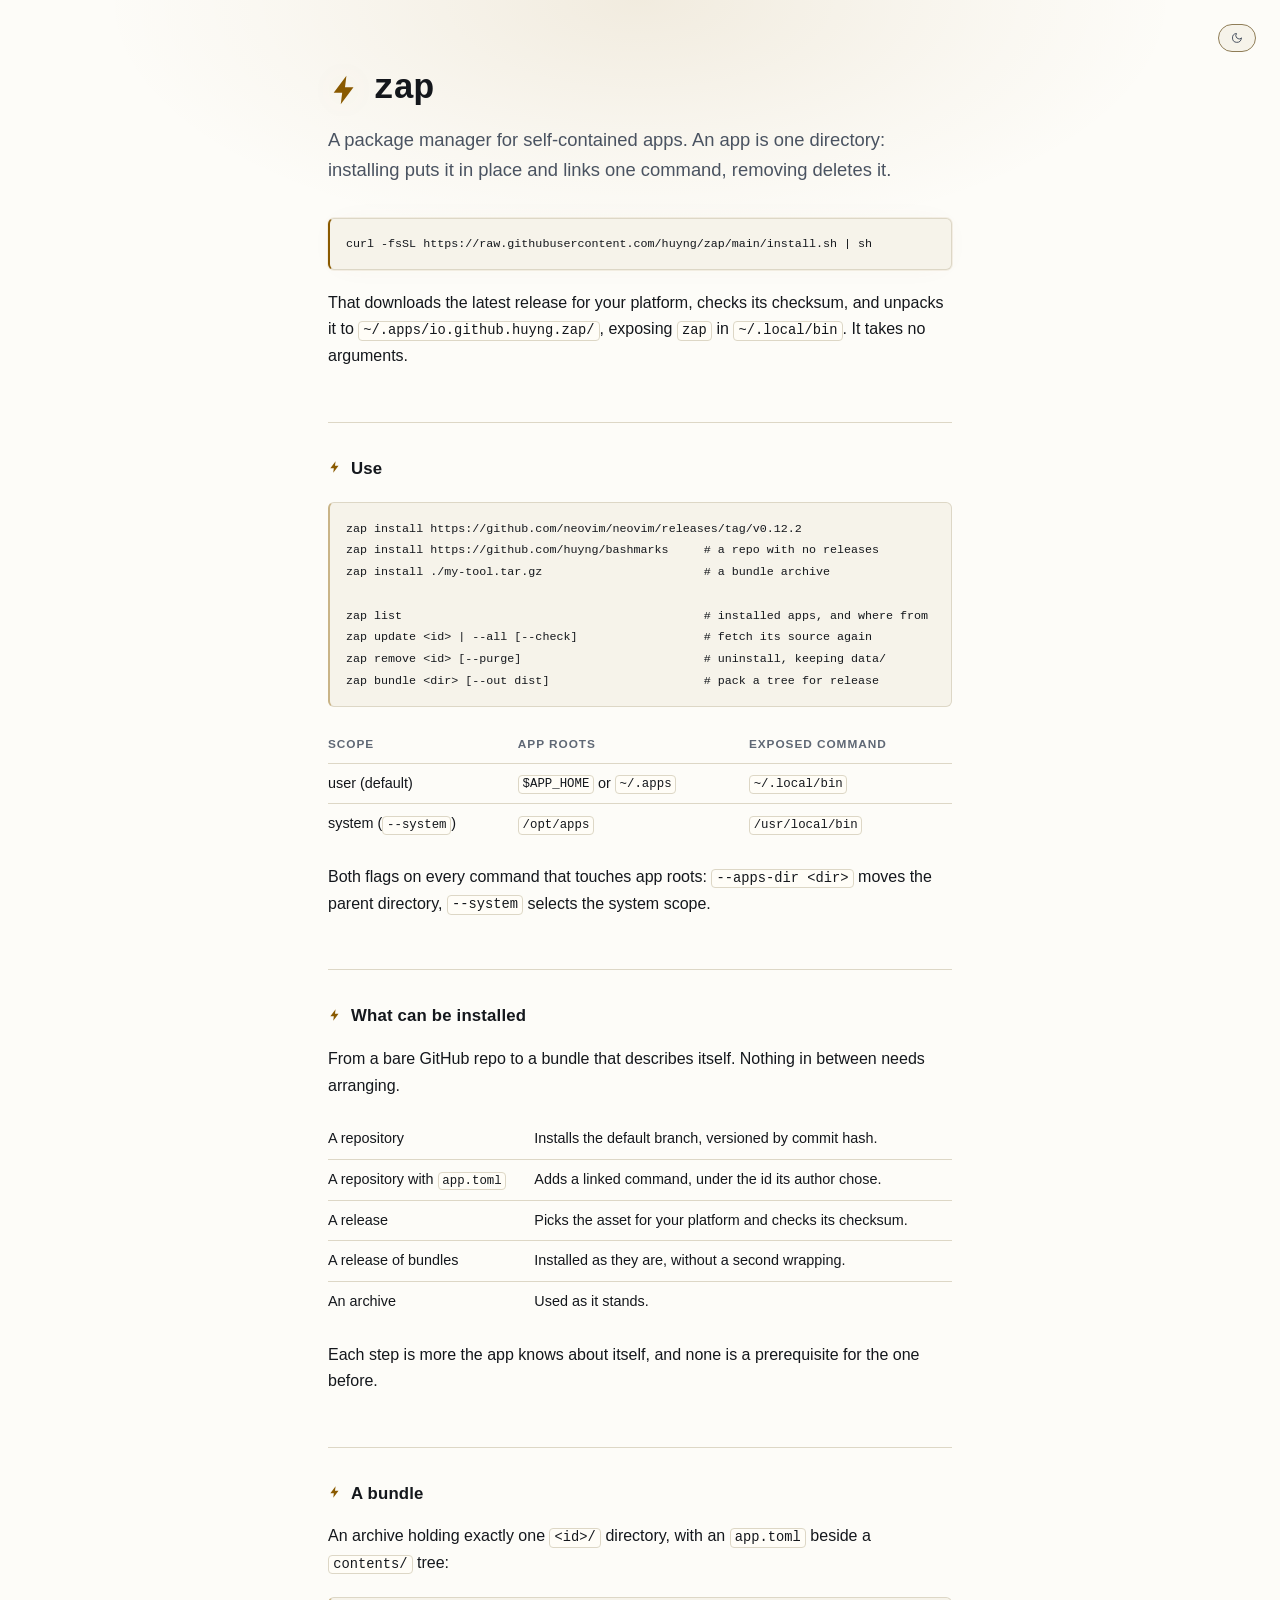
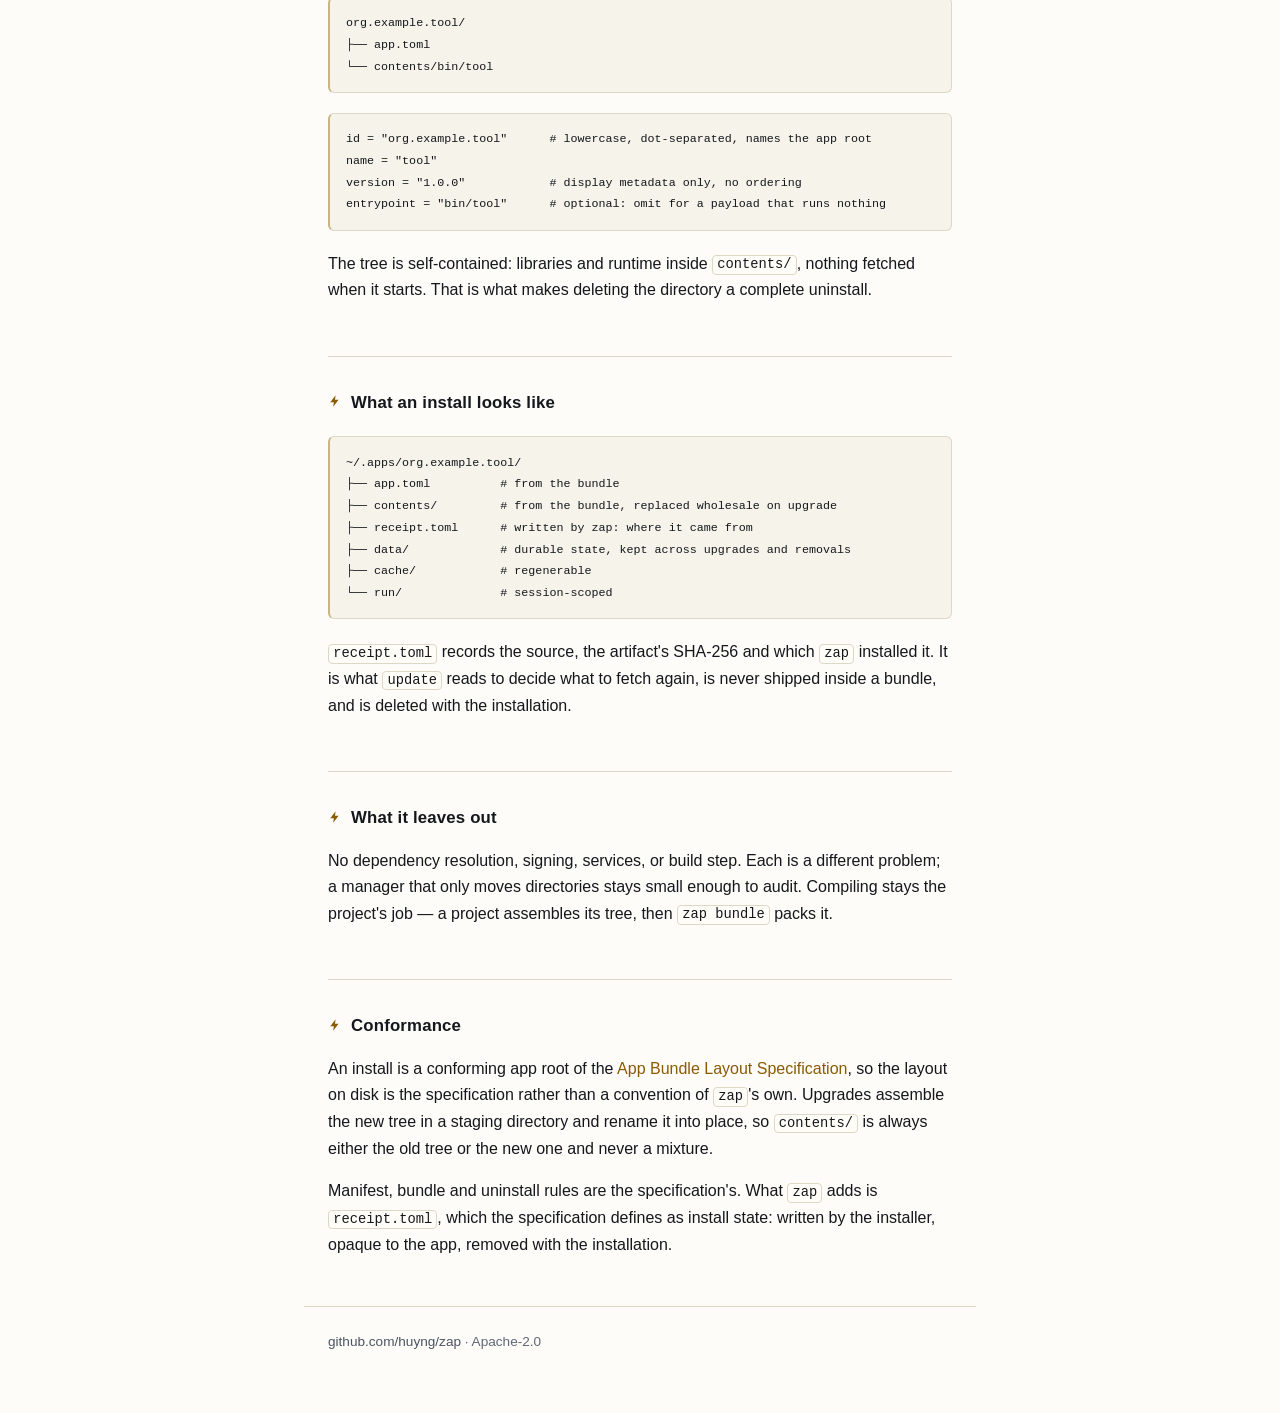
<file: docs/index.html>
<!doctype html>
<html lang="en">
<head>
<meta charset="utf-8">
<meta name="viewport" content="width=device-width, initial-scale=1">
<title>zap - a package manager for self-contained apps</title>
<meta name="description" content="zap installs self-contained apps: one directory per app, one linked command, no install scripts.">
<meta name="theme-color" content="#07090f" id="theme-color">
<link rel="icon" href="favicon.svg" type="image/svg+xml">
<link rel="icon" href="favicon-32.png" sizes="32x32" type="image/png">
<link rel="apple-touch-icon" href="apple-touch-icon.png">
<link rel="stylesheet" href="style.css">
<script>
	// Runs before first paint: a stored choice wins, otherwise follow the system
	// setting. Kept inline and tiny so the theme is right on the first frame.
	(function () {
		var stored = null;
		try {
			stored = localStorage.getItem("zap-theme");
		} catch (e) {
			// Storage can be blocked; the system setting still works.
		}
		var theme = stored;
		if (theme !== "dark" && theme !== "light") {
			theme = window.matchMedia("(prefers-color-scheme: light)").matches
				? "light"
				: "dark";
		}
		document.documentElement.dataset.theme = theme;
		var meta = document.getElementById("theme-color");
		if (meta) {
			meta.setAttribute("content", theme === "light" ? "#fdfcf8" : "#07090f");
		}
	})();
</script>
</head>
<body>

<button class="theme-toggle" type="button" aria-label="Switch theme">
		<svg class="icon-dark" viewBox="0 0 24 24" fill="none" stroke="currentColor"
			stroke-width="2" stroke-linecap="round" aria-hidden="true">
			<circle cx="12" cy="12" r="4"></circle>
			<path d="M12 2v2M12 20v2M2 12h2M20 12h2M4.9 4.9l1.4 1.4M17.7 17.7l1.4 1.4M19.1 4.9l-1.4 1.4M6.3 17.7l-1.4 1.4"></path>
		</svg>
		<svg class="icon-light" viewBox="0 0 24 24" fill="none" stroke="currentColor"
			stroke-width="2" stroke-linecap="round" stroke-linejoin="round" aria-hidden="true">
			<path d="M21 12.8A9 9 0 1 1 11.2 3a7 7 0 0 0 9.8 9.8z"></path>
		</svg>
	</button>

<main>

	<div class="mark">
		<svg width="34" height="34" viewBox="0 0 24 24" fill="currentColor" aria-hidden="true">
			<path d="M13 2 4 14h6l-1 8 9-12h-6l1-8z"/>
		</svg>
		<h1>zap</h1>
	</div>

	<p class="lede">A package manager for self-contained apps. An app is one
	directory: installing puts it in place and links one command, removing deletes
	it.</p>

<pre class="install"><code>curl -fsSL https://raw.githubusercontent.com/huyng/zap/main/install.sh | sh</code></pre>

	<p>That downloads the latest release for your platform, checks its checksum,
	and unpacks it to <code>~/.apps/io.github.huyng.zap/</code>, exposing
	<code>zap</code> in <code>~/.local/bin</code>. It takes no arguments.</p>

	<h2>Use</h2>

<pre><code>zap install https://github.com/neovim/neovim/releases/tag/v0.12.2
zap install https://github.com/huyng/bashmarks     # a repo with no releases
zap install ./my-tool.tar.gz                       # a bundle archive

zap list                                           # installed apps, and where from
zap update &lt;id&gt; | --all [--check]                  # fetch its source again
zap remove &lt;id&gt; [--purge]                          # uninstall, keeping data/
zap bundle &lt;dir&gt; [--out dist]                      # pack a tree for release</code></pre>

	<table>
		<tr><th>Scope</th><th>App roots</th><th>Exposed command</th></tr>
		<tr><td>user (default)</td>
			<td><code>$APP_HOME</code> or <code>~/.apps</code></td>
			<td><code>~/.local/bin</code></td></tr>
		<tr><td>system (<code>--system</code>)</td>
			<td><code>/opt/apps</code></td>
			<td><code>/usr/local/bin</code></td></tr>
	</table>

	<p>Both flags on every command that touches app roots:
	<code>--apps-dir &lt;dir&gt;</code> moves the parent directory,
	<code>--system</code> selects the system scope.</p>

	<h2>What can be installed</h2>

	<p>From a bare GitHub repo to a bundle that describes itself. Nothing in
	between needs arranging.</p>

	<table>
		<tr>
			<td>A repository</td>
			<td>Installs the default branch, versioned by commit hash.</td>
		</tr>
		<tr>
			<td>A repository with <code>app.toml</code></td>
			<td>Adds a linked command, under the id its author chose.</td>
		</tr>
		<tr>
			<td>A release</td>
			<td>Picks the asset for your platform and checks its checksum.</td>
		</tr>
		<tr>
			<td>A release of bundles</td>
			<td>Installed as they are, without a second wrapping.</td>
		</tr>
		<tr>
			<td>An archive</td>
			<td>Used as it stands.</td>
		</tr>
	</table>

	<p>Each step is more the app knows about itself, and none is a prerequisite
	for the one before.</p>

	<h2>A bundle</h2>

	<p>An archive holding exactly one <code>&lt;id&gt;/</code> directory, with an
	<code>app.toml</code> beside a <code>contents/</code> tree:</p>

<pre><code>org.example.tool/
├── app.toml
└── contents/bin/tool</code></pre>

<pre><code>id = "org.example.tool"      # lowercase, dot-separated, names the app root
name = "tool"
version = "1.0.0"            # display metadata only, no ordering
entrypoint = "bin/tool"      # optional: omit for a payload that runs nothing</code></pre>

	<p>The tree is self-contained: libraries and runtime inside
	<code>contents/</code>, nothing fetched when it starts. That is what makes
	deleting the directory a complete uninstall.</p>

	<h2>What an install looks like</h2>

<pre><code>~/.apps/org.example.tool/
├── app.toml          # from the bundle
├── contents/         # from the bundle, replaced wholesale on upgrade
├── receipt.toml      # written by zap: where it came from
├── data/             # durable state, kept across upgrades and removals
├── cache/            # regenerable
└── run/              # session-scoped</code></pre>

	<p><code>receipt.toml</code> records the source, the artifact's SHA-256 and
	which <code>zap</code> installed it. It is what <code>update</code> reads to
	decide what to fetch again, is never shipped inside a bundle, and is deleted
	with the installation.</p>

	<h2>What it leaves out</h2>

	<p>No dependency resolution, signing, services, or build step. Each is a
	different problem; a manager that only moves directories stays small enough to
	audit. Compiling stays the project's job — a project assembles its tree, then
	<code>zap bundle</code> packs it.</p>

	<h2>Conformance</h2>

	<p>An install is a conforming app root of the
	<a href="https://github.com/huyng/app-bundle-spec">App Bundle Layout
	Specification</a>, so the layout on disk is the specification rather than a
	convention of <code>zap</code>'s own. Upgrades assemble the new tree in a
	staging directory and rename it into place, so <code>contents/</code> is always
	either the old tree or the new one and never a mixture.</p>

	<p>Manifest, bundle and uninstall rules are the specification's. What
	<code>zap</code> adds is <code>receipt.toml</code>, which the specification
	defines as install state: written by the installer, opaque to the app, removed
	with the installation.</p>

</main>

<footer>
	<p><a href="https://github.com/huyng/zap">github.com/huyng/zap</a> ·
	Apache-2.0</p>
</footer>

<script>
	(function () {
		var root = document.documentElement;
		var button = document.querySelector(".theme-toggle");

		function label() {
			// The button is labelled by what pressing it will do.
			button.setAttribute(
				"aria-label",
				root.dataset.theme === "dark"
					? "Switch to the light theme"
					: "Switch to the dark theme"
			);
		}

		button.addEventListener("click", function () {
			var next = root.dataset.theme === "dark" ? "light" : "dark";
			root.dataset.theme = next;
			try {
				localStorage.setItem("zap-theme", next);
			} catch (e) {
				// A blocked storage still lets the choice apply to this page.
			}
			var meta = document.getElementById("theme-color");
			if (meta) {
				meta.setAttribute("content", next === "light" ? "#fdfcf8" : "#07090f");
			}
			label();
		});

		label();
	})();
</script>

</body>
</html>
</file>
<file: docs/style.css>
/* zap documentation. One page, one stylesheet, two palettes.
 *
 * Lightning at night is the default: a near-black sky and a yellow bolt. The
 * light palette is daylight lightning instead: the same shapes on warm paper,
 * with an amber bolt dark enough to read as text.
 *
 * data-theme on <html> picks the palette, and one block per palette keeps the
 * two from drifting apart. The inline script in the page head sets it before
 * first paint: the stored choice if there is one, otherwise the system setting.
 * So there is no flash, and with scripting off the page is simply dark, which is
 * the default anyway.
 */

:root,
:root[data-theme="dark"] {
	color-scheme: dark;

	--bg: #07090f;
	--panel: #0d1117;
	--raised: #12161f;
	--ink: #e9eef7;
	--muted: #93a1b5;
	--faint: #7c8794;
	--rule: #1d232e;
	--bolt: #ffd60a;
	--bolt-dim: #8a7410;
	--edge: #5a677d;
	--glow: rgba(255, 214, 10, 0.09);
	--glow-soft: rgba(255, 214, 10, 0.02);
	--shadow: rgba(255, 214, 10, 0.06);
	--on-bolt: #0a0c10;
}

:root[data-theme="light"] {
	color-scheme: light;

	--bg: #fdfcf8;
	--panel: #f6f3ea;
	--raised: #fffdf7;
	--ink: #14171c;
	--muted: #4a5361;
	--faint: #5f6875;
	--rule: #ddd7c6;
	--bolt: #8a5a00;
	--bolt-dim: #c9b487;
	--edge: #8f7d57;
	--glow: rgba(138, 90, 0, 0.1);
	--glow-soft: rgba(138, 90, 0, 0.03);
	--shadow: rgba(138, 90, 0, 0.08);
	--on-bolt: #fffdf7;
}

* {
	box-sizing: border-box;
}

html {
	background: var(--bg);
}

body {
	margin: 0;
	background: var(--bg);
	color: var(--ink);
	font: 16px/1.65 -apple-system, BlinkMacSystemFont, "Segoe UI", Roboto,
		Helvetica, Arial, sans-serif;
	-webkit-font-smoothing: antialiased;
}

/* A faint pool of light behind the heading, like heat off the bolt. */
body::before {
	content: "";
	display: block;
	height: 22rem;
	left: 0;
	pointer-events: none;
	position: absolute;
	right: 0;
	top: 0;
	background: radial-gradient(
		ellipse 60% 100% at 50% 0%,
		var(--glow),
		var(--glow-soft) 45%,
		transparent 70%
	);
	z-index: 0;
}

main,
footer {
	margin: 0 auto;
	max-width: 42rem;
	padding: 0 1.5rem;
	position: relative;
	z-index: 1;
}

main {
	padding-bottom: 2rem;
	padding-top: 4.5rem;
}

/* Theme toggle ---------------------------------------------------------- */

.theme-toggle {
	align-items: center;
	background: var(--panel);
	border: 1px solid var(--edge);
	border-radius: 999px;
	color: var(--muted);
	cursor: pointer;
	display: inline-flex;
	font: inherit;
	font-size: 0.78rem;
	gap: 0.4rem;
	line-height: 1;
	padding: 0.45rem 0.75rem;
	position: absolute;
	right: 1.5rem;
	top: 1.5rem;
	transition: border-color 0.15s, color 0.15s;
	z-index: 2;
}

.theme-toggle:hover {
	border-color: var(--bolt-dim);
	color: var(--ink);
}

.theme-toggle:focus-visible {
	outline: 2px solid var(--bolt);
	outline-offset: 2px;
}

.theme-toggle svg {
	height: 0.95em;
	width: 0.95em;
}

/* One icon per state: the moon shows when the page is dark. */
:root[data-theme="dark"] .theme-toggle .icon-light,
:root[data-theme="light"] .theme-toggle .icon-dark {
	display: none;
}

/* Headings ------------------------------------------------------------- */

.mark {
	align-items: center;
	display: flex;
	gap: 0.7rem;
	margin-bottom: 1.1rem;
}

.mark svg {
	color: var(--bolt);
	filter: drop-shadow(0 0 14px var(--shadow));
	flex-shrink: 0;
}

h1 {
	font-family: ui-monospace, SFMono-Regular, Menlo, Consolas, monospace;
	font-size: 2.2rem;
	font-weight: 600;
	letter-spacing: -0.03em;
	line-height: 1;
	margin: 0;
}

.lede {
	color: var(--muted);
	font-size: 1.15rem;
	margin: 0 0 2rem;
}

h2 {
	border-top: 1px solid var(--rule);
	font-size: 1.05rem;
	font-weight: 600;
	letter-spacing: 0.01em;
	margin: 3.25rem 0 1rem;
	padding-top: 2rem;
}

/* A small bolt before each section, drawn rather than typed. */
h2::before {
	background-color: var(--bolt);
	content: "";
	display: inline-block;
	height: 0.85em;
	margin-right: 0.55rem;
	vertical-align: -0.06em;
	width: 0.85em;

	/* Drawn once, coloured by the palette: a mask keeps the shape and lets
	   background-color above choose the fill. */
	mask: url("data:image/svg+xml,%3Csvg xmlns='http://www.w3.org/2000/svg' viewBox='0 0 24 24'%3E%3Cpath d='M13 2 4 14h6l-1 8 9-12h-6l1-8z'/%3E%3C/svg%3E")
		no-repeat center / contain;
	-webkit-mask: url("data:image/svg+xml,%3Csvg xmlns='http://www.w3.org/2000/svg' viewBox='0 0 24 24'%3E%3Cpath d='M13 2 4 14h6l-1 8 9-12h-6l1-8z'/%3E%3C/svg%3E")
		no-repeat center / contain;
}

/* Text ----------------------------------------------------------------- */

p {
	margin: 0 0 1rem;
}

a {
	color: var(--bolt);
	text-decoration: none;
}

a:hover {
	text-decoration: underline;
	text-underline-offset: 0.15em;
}

strong {
	font-weight: 600;
}

/* Code ----------------------------------------------------------------- */

code {
	background: var(--raised);
	border: 1px solid var(--rule);
	border-radius: 4px;
	color: var(--ink);
	font-family: ui-monospace, SFMono-Regular, Menlo, Consolas, monospace;
	font-size: 0.86em;
	padding: 0.1em 0.3em;
}

pre {
	background: var(--panel);
	border: 1px solid var(--rule);
	border-left: 2px solid var(--bolt-dim);
	border-radius: 6px;
	font-size: 0.85rem;
	line-height: 1.6;
	margin: 1.25rem 0;
	overflow-x: auto;
	padding: 0.9rem 1rem;
	tab-size: 4;
}

pre code {
	background: none;
	border: none;
	padding: 0;
}

/* The install command, the one thing to notice first. */
pre.install {
	border-left-color: var(--bolt);
	box-shadow: 0 0 0 1px var(--shadow), 0 0 32px -12px var(--shadow);
}

/* Tables --------------------------------------------------------------- */

table {
	border-collapse: collapse;
	font-size: 0.9rem;
	margin: 1.25rem 0;
	width: 100%;
}

th,
td {
	border-bottom: 1px solid var(--rule);
	padding: 0.5rem 0.75rem 0.5rem 0;
	text-align: left;
	vertical-align: top;
}

th {
	color: var(--faint);
	font-size: 0.74rem;
	font-weight: 600;
	letter-spacing: 0.08em;
	text-transform: uppercase;
}

td:first-child,
th:first-child {
	padding-left: 0;
}

tr:last-child td {
	border-bottom: none;
}

/* Selection and scrollbars, to match the theme. */
::selection {
	background: var(--bolt);
	color: var(--on-bolt);
}

pre::-webkit-scrollbar {
	height: 8px;
}

pre::-webkit-scrollbar-thumb {
	background: var(--rule);
	border-radius: 4px;
}

/* Footer --------------------------------------------------------------- */

footer {
	border-top: 1px solid var(--rule);
	color: var(--faint);
	font-size: 0.85rem;
	padding-bottom: 4rem;
	padding-top: 1.5rem;
}

footer p {
	margin: 0;
}

footer a {
	color: var(--muted);
}

footer a:hover {
	color: var(--bolt);
}
</file>
